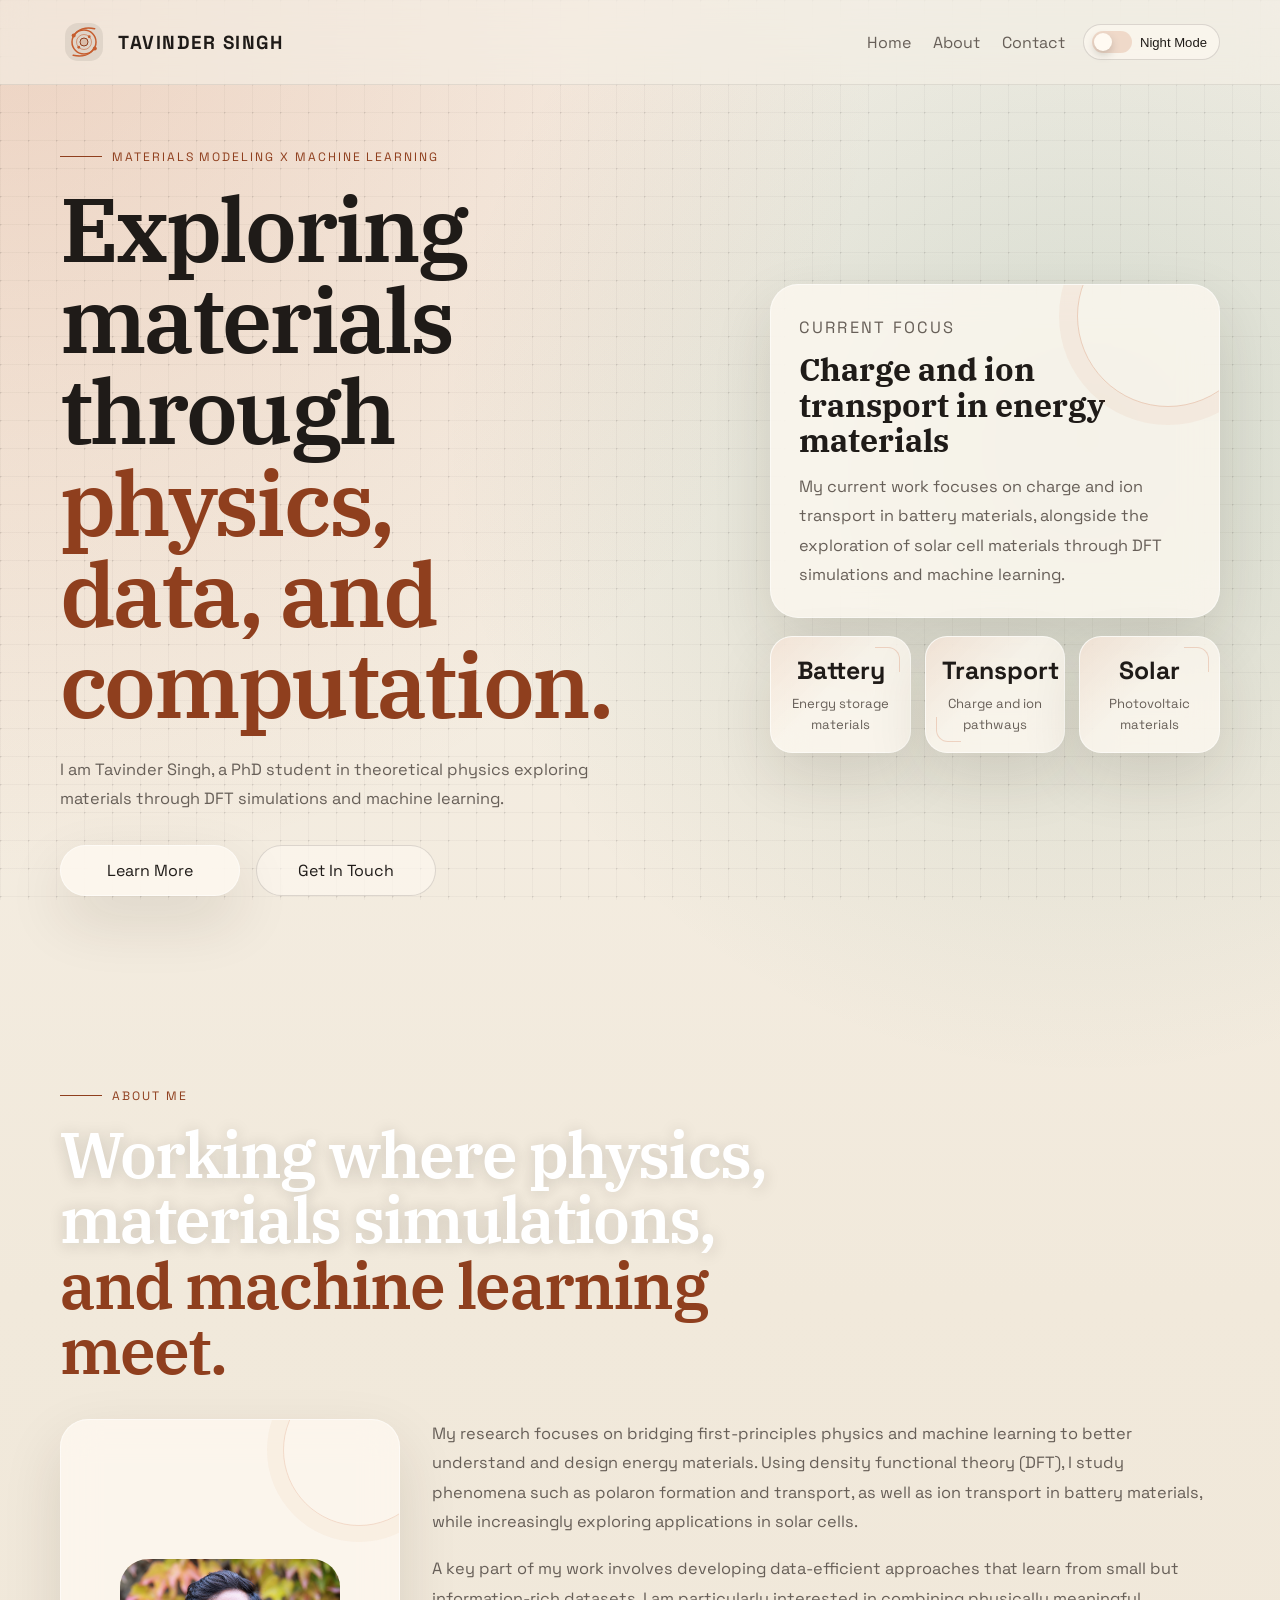
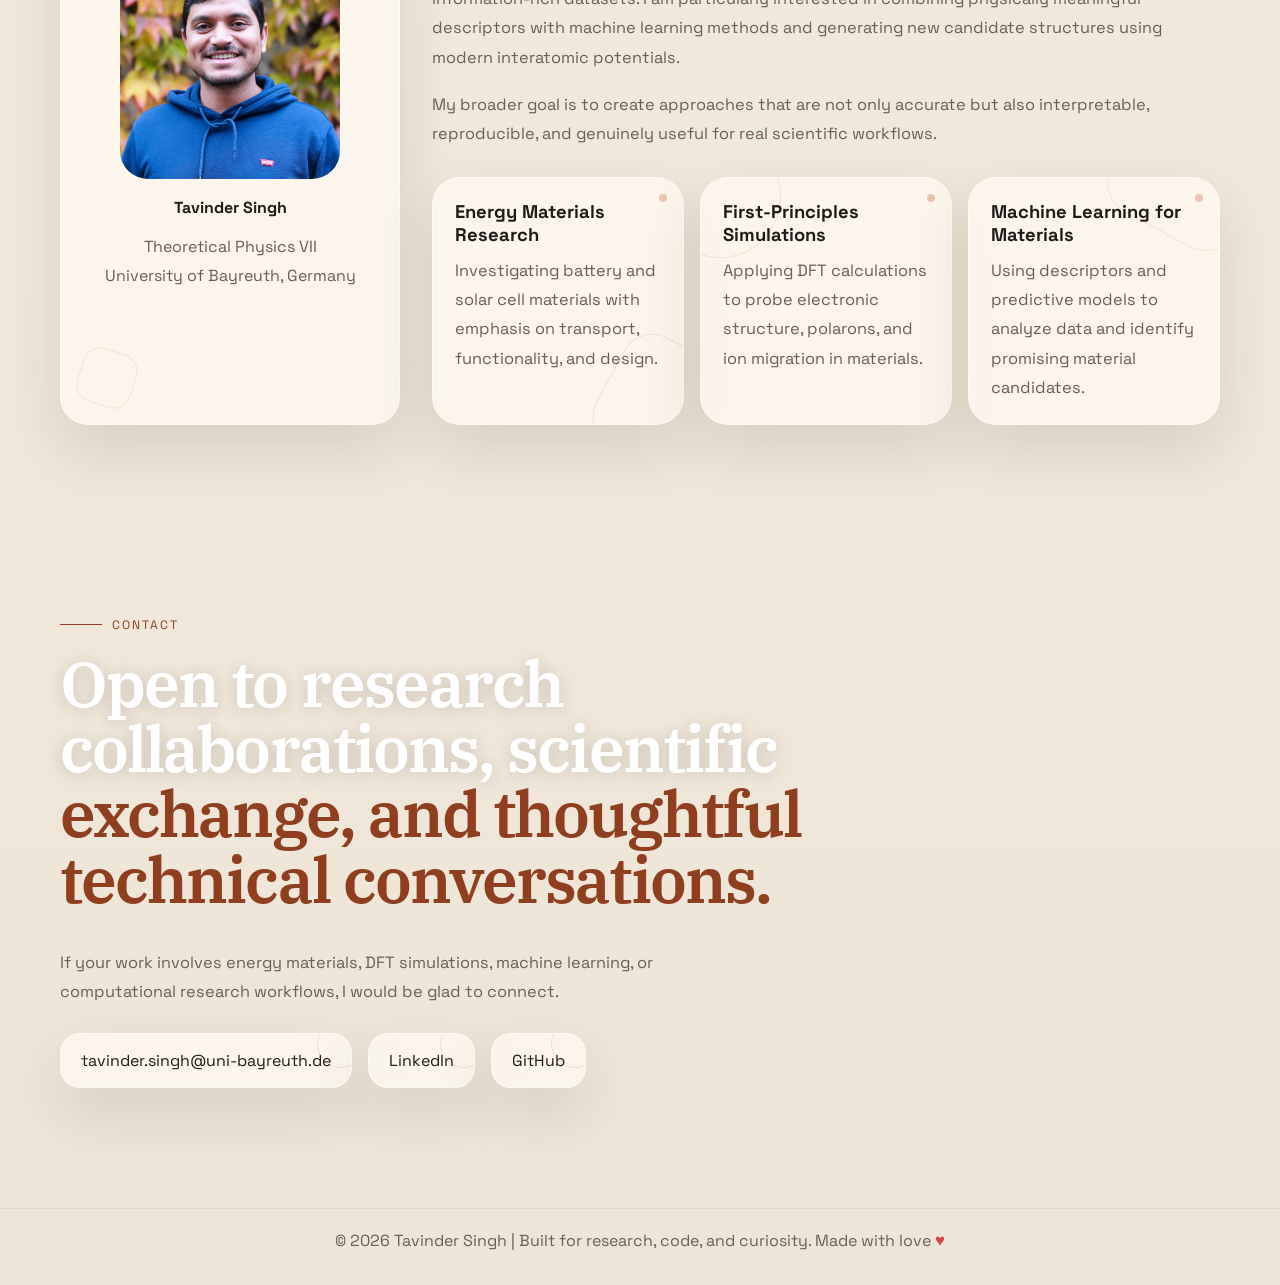
<file: index.html>
<!DOCTYPE html>
<html lang="en">
<head>
  <meta charset="UTF-8" />
  <meta name="viewport" content="width=device-width, initial-scale=1.0" />
  <meta
    name="description"
    content="Portfolio of Tavinder Singh, a theoretical physics PhD researcher working at the intersection of density functional theory and machine learning."
  />
  <title>Tavinder Singh | Portfolio</title>
  <link rel="preconnect" href="https://fonts.googleapis.com" />
  <link rel="preconnect" href="https://fonts.gstatic.com" crossorigin />
  <link
    href="https://fonts.googleapis.com/css2?family=IBM+Plex+Serif:wght@400;500;600&family=Space+Grotesk:wght@400;500;700&display=swap"
    rel="stylesheet"
  />
  <script>
    (function () {
      var storedTheme = localStorage.getItem("site-theme");
      var prefersDark = window.matchMedia("(prefers-color-scheme: dark)").matches;
      var theme = storedTheme || (prefersDark ? "dark" : "light");
      document.documentElement.setAttribute("data-theme", theme);
    })();
  </script>
  <link rel="icon" type="image/svg+xml" href="images/logo-mark-atom.svg" />
  <link rel="stylesheet" href="style.css" />
</head>
<body>
  <header>
    <nav class="navbar">
      <a href="#home" class="logo">
        <img src="images/logo-mark-atom.svg" alt="" class="logo-mark" />
        <span class="logo-text">Tavinder Singh</span>
      </a>
      <div class="nav-cluster">
        <ul class="nav-links">
          <li><a href="#home">Home</a></li>
          <li><a href="#about">About</a></li>
        <!--  <li><a href="tutorials.html">Tutorials</a></li> -->
          <li><a href="#contact">Contact</a></li>
        </ul>
        <button class="theme-toggle" type="button" aria-label="Toggle color theme" aria-pressed="false">
          <span class="theme-toggle-track">
            <span class="theme-toggle-thumb"></span>
          </span>
          <span class="theme-toggle-text">Night Mode</span>
        </button>
      </div>
    </nav>
  </header>

  <main>
    <section id="home" class="hero">
      <div class="hero-copy">
        <p class="eyebrow">Materials Modeling x Machine Learning</p>
        <h1>
          Exploring materials through
          <span>physics, data, and computation.</span>
        </h1>
        <p class="hero-text">
          I am Tavinder Singh, a PhD student in theoretical physics exploring
          materials through DFT simulations and machine learning.
        </p>
        <div class="hero-actions">
          <a href="#about" class="btn btn-primary">Learn More</a>
          <a href="#contact" class="btn btn-secondary">Get In Touch</a>
        </div>
      </div>

      <aside class="hero-panel">
        <div class="hero-panel-card orbit-card">
          <p class="panel-label">Current Focus</p>
          <h2>Charge and ion transport in energy materials</h2>
          <p>
            My current work focuses on charge and ion transport in battery
            materials, alongside the exploration of solar cell materials through
            DFT simulations and machine learning.
          </p>
        </div>

        <div class="hero-metrics">
          <div class="metric-card">
            <span class="metric-value">Battery</span>
            <span class="metric-label">Energy storage materials</span>
          </div>
          <div class="metric-card">
            <span class="metric-value">Transport</span>
            <span class="metric-label">Charge and ion pathways</span>
          </div>
          <div class="metric-card">
            <span class="metric-value">Solar</span>
            <span class="metric-label">Photovoltaic materials</span>
          </div>
        </div>
      </aside>
    </section>

    <section id="about" class="about">
      <div class="section-heading">
        <p class="eyebrow">About Me</p>
        <h2>
          <span class="heading-light">Working where physics, materials simulations,</span>
          <span>and machine learning meet.</span>
        </h2>
      </div>

      <div class="about-content">
        <div class="profile-section card-surface">
          <img src="images/my_pic.JPEG" alt="Tavinder Singh" class="profile-img" />
          <p class="img-caption"><strong>Tavinder Singh</strong></p>
          <p>Theoretical Physics VII</p>
          <p>University of Bayreuth, Germany</p>
        </div>

        <div class="about-text">
          <p>
            My research focuses on bridging first-principles physics and machine
            learning to better understand and design energy materials. Using
            density functional theory (DFT), I study phenomena such as polaron
            formation and transport, as well as ion transport in battery
            materials, while increasingly exploring applications in solar cells.
          </p>
          <p>
            A key part of my work involves developing data-efficient approaches
            that learn from small but information-rich datasets. I am
            particularly interested in combining physically meaningful
            descriptors with machine learning methods and generating new
            candidate structures using modern interatomic potentials.
          </p>
          <p>
            My broader goal is to create approaches that are not only accurate
            but also interpretable, reproducible, and genuinely useful for real
            scientific workflows.
          </p>

          <div class="highlight-grid">
            <article class="highlight-card">
              <h3>Energy Materials Research</h3>
              <p>Investigating battery and solar cell materials with emphasis on transport, functionality, and design.</p>
            </article>
            <article class="highlight-card">
              <h3>First-Principles Simulations</h3>
              <p>Applying DFT calculations to probe electronic structure, polarons, and ion migration in materials.</p>
            </article>
            <article class="highlight-card">
              <h3>Machine Learning for Materials</h3>
              <p>Using descriptors and predictive models to analyze data and identify promising material candidates.</p>
            </article>
          </div>
        </div>
      </div>
    </section>

    <section id="contact" class="contact">
      <div class="section-heading">
        <p class="eyebrow">Contact</p>
        <h2>
          <span class="heading-light">Open to research collaborations, scientific</span>
          <span>exchange, and thoughtful technical conversations.</span>
        </h2>
      </div>

      <p class="contact-intro">
        If your work involves energy materials, DFT simulations, machine
        learning, or computational research workflows, I would be glad to
        connect.
      </p>

      <div class="contact-links">
        <a href="mailto:tavinder.singh@uni-bayreuth.de">tavinder.singh@uni-bayreuth.de</a>
        <a href="https://www.linkedin.com/in/tavinder-singh-730b29216/" target="_blank" rel="noreferrer">LinkedIn</a>
        <a href="https://github.com/tavinders" target="_blank" rel="noreferrer">GitHub</a>
      </div>
    </section>
  </main>

  <footer>
    <p>
      © 2026 Tavinder Singh | Built for research, code, and curiosity. Made with love
      <span class="footer-heart" aria-label="love">♥</span>
    </p>
  </footer>
  <script src="script.js"></script>
</body>
</html>
</file>
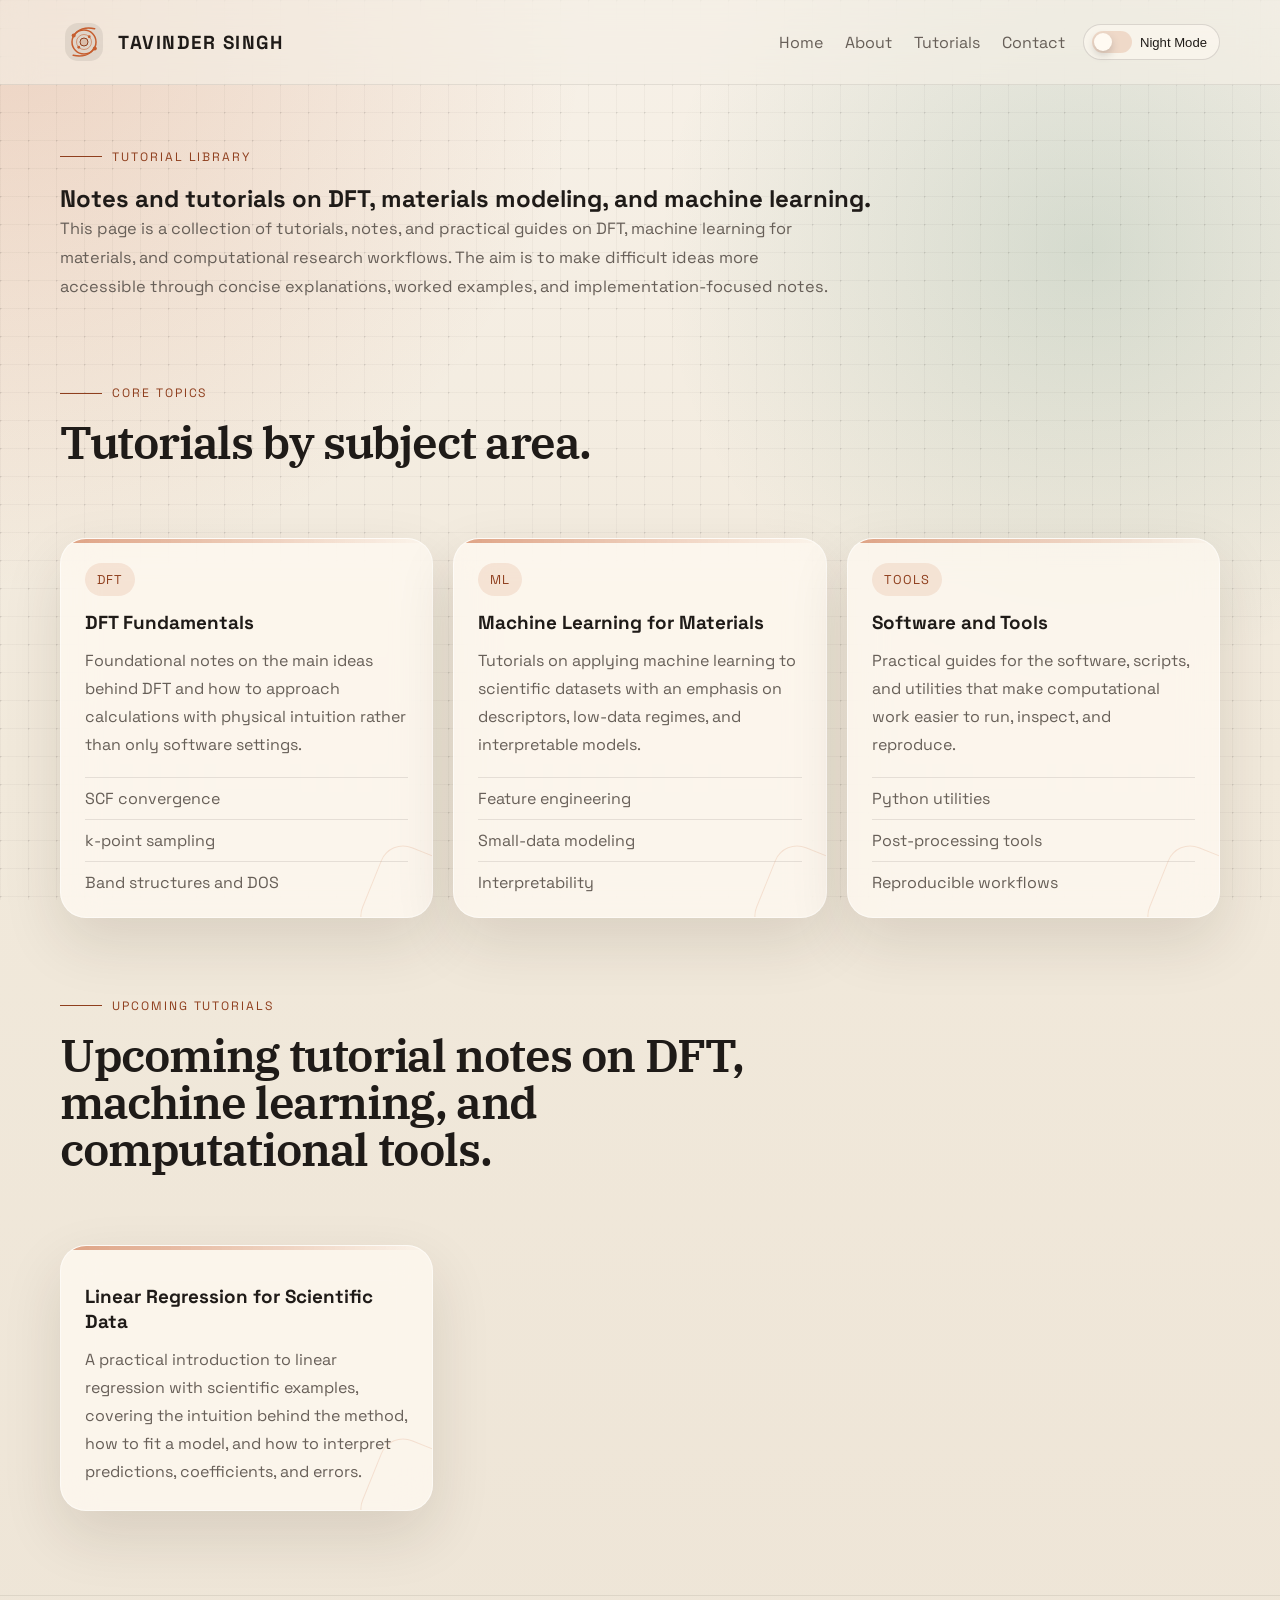
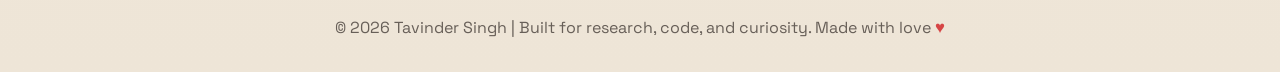
<file: tutorials.html>
<!DOCTYPE html>
<html lang="en">
<head>
  <meta charset="UTF-8" />
  <meta name="viewport" content="width=device-width, initial-scale=1.0" />
  <meta
    name="description"
    content="Tutorials by Tavinder Singh on density functional theory, machine learning for science, and computational research workflows."
  />
  <title>Tavinder Singh | Tutorials</title>
  <link rel="preconnect" href="https://fonts.googleapis.com" />
  <link rel="preconnect" href="https://fonts.gstatic.com" crossorigin />
  <link
    href="https://fonts.googleapis.com/css2?family=IBM+Plex+Serif:wght@400;500;600&family=Space+Grotesk:wght@400;500;700&display=swap"
    rel="stylesheet"
  />
  <script>
    (function () {
      var storedTheme = localStorage.getItem("site-theme");
      var prefersDark = window.matchMedia("(prefers-color-scheme: dark)").matches;
      var theme = storedTheme || (prefersDark ? "dark" : "light");
      document.documentElement.setAttribute("data-theme", theme);
    })();
  </script>
  <link rel="icon" type="image/svg+xml" href="images/logo-mark-atom.svg" />
  <link rel="stylesheet" href="style.css" />
</head>
<body>
  <header>
    <nav class="navbar">
      <a href="index.html" class="logo">
        <img src="images/logo-mark-atom.svg" alt="" class="logo-mark" />
        <span class="logo-text">Tavinder Singh</span>
      </a>
      <div class="nav-cluster">
        <ul class="nav-links">
          <li><a href="index.html">Home</a></li>
          <li><a href="index.html#about">About</a></li>
          <li><a href="tutorials.html">Tutorials</a></li>
          <li><a href="index.html#contact">Contact</a></li>
        </ul>
        <button class="theme-toggle" type="button" aria-label="Toggle color theme" aria-pressed="false">
          <span class="theme-toggle-track">
            <span class="theme-toggle-thumb"></span>
          </span>
          <span class="theme-toggle-text">Night Mode</span>
        </button>
      </div>
    </nav>
  </header>

  <main class="page-main">
    <section class="page-hero page-hero-single topic-page-hero">
      <div>
        <p class="eyebrow">Tutorial Library</p>
        <h1>
          Notes and tutorials on
          <span>DFT, materials modeling, and machine learning.</span>
        </h1>
        <p class="page-lead">
          This page is a collection of tutorials, notes, and practical guides on DFT,
          machine learning for materials, and computational research workflows.
          The aim is to make difficult ideas more accessible through concise
          explanations, worked examples, and implementation-focused notes.
        </p>
      </div>
    </section>

    <section class="tutorials-overview section-stack">
      <div class="section-heading">
        <p class="eyebrow">Core Topics</p>
        <h2>Tutorials by subject area.</h2>
      </div>

      <div class="tutorial-grid">
        <a class="tutorial-card topic-card" href="dft/index.html">
          <span class="status-pill">DFT</span>
          <h3>DFT Fundamentals</h3>
          <p>
            Foundational notes on the main ideas behind DFT and how to approach
            calculations with physical intuition rather than only software settings.
          </p>
          <ul class="mini-list">
            <li>SCF convergence</li>
            <li>k-point sampling</li>
            <li>Band structures and DOS</li>
          </ul>
        </a>

        <a class="tutorial-card topic-card" href="ml/index.html">
          <span class="status-pill">ML</span>
          <h3>Machine Learning for Materials</h3>
          <p>
            Tutorials on applying machine learning to scientific datasets with an
            emphasis on descriptors, low-data regimes, and interpretable models.
          </p>
          <ul class="mini-list">
            <li>Feature engineering</li>
            <li>Small-data modeling</li>
            <li>Interpretability</li>
          </ul>
        </a>

        <a class="tutorial-card topic-card" href="tools/index.html">
          <span class="status-pill">Tools</span>
          <h3>Software and Tools</h3>
          <p>
            Practical guides for the software, scripts, and utilities that make
            computational work easier to run, inspect, and reproduce.
          </p>
          <ul class="mini-list">
            <li>Python utilities</li>
            <li>Post-processing tools</li>
            <li>Reproducible workflows</li>
          </ul>
        </a>
      </div>
    </section>

    <section class="tutorials-library section-stack">
      <div class="section-heading">
        <p class="eyebrow">Upcoming Tutorials</p>
        <h2>Upcoming tutorial notes on DFT, machine learning, and computational tools.</h2>
      </div>

      <div class="series-grid">
        <article class="series-card">
          <h3>Linear Regression for Scientific Data</h3>
          <p>
            A practical introduction to linear regression with scientific examples,
            covering the intuition behind the method, how to fit a model, and how
            to interpret predictions, coefficients, and errors.
          </p>
        </article>
      </div>
    </section>
  </main>

  <footer>
    <p>
      © 2026 Tavinder Singh | Built for research, code, and curiosity. Made with love
      <span class="footer-heart" aria-label="love">♥</span>
    </p>
  </footer>
  <script src="script.js"></script>
</body>
</html>
</file>
<file: style.css>
:root {
  --bg: #f4efe5;
  --bg-strong: #e7dcc7;
  --surface: rgba(255, 250, 242, 0.74);
  --surface-strong: #fffaf2;
  --text: #1f1b18;
  --muted: #675f58;
  --accent: #c65d2e;
  --accent-dark: #8f3f1e;
  --line: rgba(31, 27, 24, 0.1);
  --shadow: 0 24px 60px rgba(53, 35, 16, 0.12);
  --bg-warm-glow: rgba(198, 93, 46, 0.2);
  --bg-cool-glow: rgba(47, 116, 94, 0.16);
  --bg-start: #f7f1e8;
  --bg-mid: #f1e9db;
  --bg-end: #eee5d7;
  --grid-line: rgba(31, 27, 24, 0.03);
  --grid-dot: rgba(31, 27, 24, 0.1);
  --header-bg: rgba(244, 239, 229, 0.62);
  --header-border: rgba(31, 27, 24, 0.08);
  --surface-border: rgba(255, 255, 255, 0.5);
  --secondary-button-bg: rgba(255, 250, 242, 0.56);
  --secondary-button-bg-hover: rgba(255, 250, 242, 0.95);
  --secondary-button-border: rgba(31, 27, 24, 0.14);
  --secondary-button-border-hover: rgba(31, 27, 24, 0.28);
  --pill-bg: rgba(198, 93, 46, 0.12);
  --footer-heart: #d64545;
}

:root[data-theme="dark"] {
  --bg: #11151b;
  --bg-strong: #18202b;
  --surface: rgba(22, 28, 37, 0.78);
  --surface-strong: #1c2430;
  --text: #edf2f7;
  --muted: #b8c1cb;
  --accent: #ff9b68;
  --accent-dark: #ffc39d;
  --line: rgba(237, 242, 247, 0.12);
  --shadow: 0 24px 60px rgba(0, 0, 0, 0.35);
  --bg-warm-glow: rgba(255, 155, 104, 0.16);
  --bg-cool-glow: rgba(103, 180, 255, 0.14);
  --bg-start: #11151b;
  --bg-mid: #141b24;
  --bg-end: #0d1117;
  --grid-line: rgba(237, 242, 247, 0.04);
  --grid-dot: rgba(237, 242, 247, 0.16);
  --header-bg: rgba(13, 17, 23, 0.62);
  --header-border: rgba(237, 242, 247, 0.08);
  --surface-border: rgba(255, 255, 255, 0.08);
  --secondary-button-bg: rgba(255, 255, 255, 0.03);
  --secondary-button-bg-hover: rgba(255, 255, 255, 0.08);
  --secondary-button-border: rgba(237, 242, 247, 0.14);
  --secondary-button-border-hover: rgba(237, 242, 247, 0.28);
  --pill-bg: rgba(255, 155, 104, 0.16);
  --footer-heart: #ff6b6b;
}

* {
  margin: 0;
  padding: 0;
  box-sizing: border-box;
}

html {
  scroll-behavior: smooth;
}

section[id] {
  scroll-margin-top: 110px;
}

body {
  font-family: "Space Grotesk", sans-serif;
  color: var(--text);
  background:
    radial-gradient(circle at top left, var(--bg-warm-glow), transparent 28%),
    radial-gradient(circle at 85% 15%, var(--bg-cool-glow), transparent 24%),
    linear-gradient(180deg, var(--bg-start) 0%, var(--bg-mid) 45%, var(--bg-end) 100%);
  min-height: 100vh;
  transition: background 0.35s ease, color 0.35s ease;
}

body::before {
  content: "";
  position: fixed;
  inset: 0;
  background-image:
    linear-gradient(var(--grid-line) 1px, transparent 1px),
    linear-gradient(90deg, var(--grid-line) 1px, transparent 1px);
  background-size: 28px 28px;
  pointer-events: none;
  z-index: -2;
}

body::after {
  content: "";
  position: fixed;
  inset: 0;
  background-image: radial-gradient(circle at 0 0, var(--grid-dot) 0 1.5px, transparent 1.7px);
  background-size: 28px 28px;
  pointer-events: none;
  z-index: -1;
}

a {
  color: inherit;
}

main {
  width: min(1160px, calc(100% - 48px));
  margin: 0 auto;
}

header {
  position: sticky;
  top: 0;
  z-index: 100;
  backdrop-filter: blur(18px);
  background: var(--header-bg);
  border-bottom: 1px solid var(--header-border);
}

.navbar {
  width: min(1160px, calc(100% - 48px));
  margin: 0 auto;
  padding: 18px 0;
  display: flex;
  justify-content: space-between;
  align-items: center;
  gap: 20px;
}

.nav-cluster {
  margin-left: auto;
  display: flex;
  align-items: center;
  justify-content: flex-end;
  gap: 18px;
}

.logo {
  display: inline-flex;
  align-items: center;
  gap: 10px;
  text-decoration: none;
}

.logo-mark {
  width: 48px;
  height: 48px;
  flex-shrink: 0;
}

.logo-text {
  font-size: 1.18rem;
  letter-spacing: 0.08em;
  text-transform: uppercase;
  font-weight: 700;
}

.nav-links {
  list-style: none;
  display: flex;
  gap: 22px;
  align-items: center;
  justify-content: flex-end;
}

.nav-links a {
  text-decoration: none;
  color: var(--muted);
  font-size: 1rem;
  transition: color 0.25s ease;
}

.nav-links a:hover,
.nav-links a:focus-visible {
  color: var(--accent);
}

.hero,
.page-hero {
  padding: 56px 0 92px;
}

.about,
.contact {
  padding: 92px 0;
}

.tutorials-overview {
  padding: 56px 0 36px;
}

.tutorials-library {
  padding: 36px 0 84px;
}

.hero {
  min-height: calc(100vh - 80px);
  display: grid;
  grid-template-columns: minmax(0, 1.2fr) minmax(280px, 0.8fr);
  gap: 36px;
  align-items: center;
}

.eyebrow {
  display: inline-flex;
  align-items: center;
  gap: 10px;
  margin-bottom: 18px;
  text-transform: uppercase;
  letter-spacing: 0.16em;
  font-size: 0.76rem;
  color: var(--accent-dark);
}

.eyebrow::before {
  content: "";
  width: 42px;
  height: 1px;
  background: currentColor;
}

.hero h1,
.section-heading h2 {
  font-family: "IBM Plex Serif", serif;
  font-weight: 600;
  line-height: 1.02;
  letter-spacing: -0.03em;
}

.hero h1 {
  font-size: clamp(3.3rem, 7vw, 6.2rem);
  max-width: 10ch;
}

.hero h1 span {
  color: var(--accent-dark);
}

.hero-text,
.about-text p,
.contact-intro,
.hero-panel p {
  color: var(--muted);
  line-height: 1.8;
  font-size: 1.02rem;
}

.hero-text {
  max-width: 60ch;
  margin-top: 24px;
}

.hero-actions {
  display: flex;
  gap: 16px;
  flex-wrap: wrap;
  margin-top: 32px;
}

.btn {
  display: inline-flex;
  align-items: center;
  justify-content: center;
  min-width: 180px;
  padding: 14px 24px;
  border-radius: 999px;
  text-decoration: none;
  border: 1px solid transparent;
  transition:
    transform 0.25s ease,
    box-shadow 0.25s ease,
    background 0.25s ease,
    color 0.25s ease;
}

.btn:hover,
.btn:focus-visible {
  transform: translateY(-2px);
}

.btn-primary {
  background: var(--surface);
  color: var(--text);
  border-color: var(--surface-border);
  box-shadow: var(--shadow);
  backdrop-filter: blur(18px);
}

.btn-primary:hover,
.btn-primary:focus-visible {
  background: var(--surface-strong);
  border-color: var(--accent);
}

.btn-secondary {
  border-color: var(--secondary-button-border);
  background: var(--secondary-button-bg);
}

.btn-secondary:hover,
.btn-secondary:focus-visible {
  border-color: var(--secondary-button-border-hover);
  background: var(--secondary-button-bg-hover);
}

.theme-toggle {
  border: 1px solid var(--secondary-button-border);
  background: var(--secondary-button-bg);
  color: var(--text);
  border-radius: 999px;
  padding: 6px 12px 6px 8px;
  display: inline-flex;
  align-items: center;
  gap: 8px;
  cursor: pointer;
  transition:
    background 0.25s ease,
    border-color 0.25s ease,
    transform 0.25s ease;
}

.theme-toggle:hover,
.theme-toggle:focus-visible {
  background: var(--secondary-button-bg-hover);
  border-color: var(--secondary-button-border-hover);
  transform: translateY(-1px);
}

.theme-toggle-track {
  width: 40px;
  height: 22px;
  border-radius: 999px;
  background: rgba(198, 93, 46, 0.18);
  position: relative;
  flex-shrink: 0;
}

.theme-toggle-thumb {
  position: absolute;
  top: 2px;
  left: 2px;
  width: 18px;
  height: 18px;
  border-radius: 50%;
  background: var(--surface-strong);
  box-shadow: 0 4px 10px rgba(0, 0, 0, 0.18);
  transition: transform 0.25s ease, background 0.25s ease;
}

:root[data-theme="dark"] .theme-toggle-thumb {
  transform: translateX(18px);
}

.theme-toggle-text {
  font-size: 0.82rem;
  white-space: nowrap;
}

.hero-panel {
  display: grid;
  gap: 18px;
}

.hero-panel-card,
.metric-card,
.card-surface,
.highlight-card,
.contact-links a {
  background: var(--surface);
  border: 1px solid var(--surface-border);
  box-shadow: var(--shadow);
  backdrop-filter: blur(18px);
}

.metric-card,
.card-surface,
.highlight-card,
.tutorial-card,
.series-card,
.contact-links a {
  position: relative;
  overflow: hidden;
  isolation: isolate;
}

.metric-card > *,
.card-surface > *,
.highlight-card > *,
.tutorial-card > *,
.series-card > *,
.contact-links a > * {
  position: relative;
  z-index: 1;
}

.orbit-card {
  position: relative;
  padding: 28px;
  border-radius: 28px;
  overflow: hidden;
}

.orbit-card::after {
  content: "";
  position: absolute;
  width: 180px;
  height: 180px;
  top: -60px;
  right: -40px;
  border-radius: 50%;
  border: 1px solid rgba(198, 93, 46, 0.25);
  box-shadow: 0 0 0 18px rgba(198, 93, 46, 0.06);
}

.panel-label {
  text-transform: uppercase;
  letter-spacing: 0.14em;
  font-size: 0.74rem;
  color: var(--accent-dark);
  margin-bottom: 10px;
}

.hero-panel h2 {
  font-family: "IBM Plex Serif", serif;
  font-size: 2rem;
  line-height: 1.1;
  margin-bottom: 14px;
}

.hero-metrics {
  display: grid;
  grid-template-columns: repeat(3, minmax(0, 1fr));
  gap: 14px;
}

.metric-card {
  border-radius: 22px;
  padding: 18px 16px;
  text-align: center;
}

.metric-card::before {
  content: "";
  position: absolute;
  inset: 0;
  background: linear-gradient(135deg, rgba(198, 93, 46, 0.1), transparent 45%);
  z-index: 0;
}

.metric-card::after {
  content: "";
  position: absolute;
  top: 10px;
  right: 10px;
  width: 24px;
  height: 24px;
  border-top: 1px solid rgba(198, 93, 46, 0.22);
  border-right: 1px solid rgba(198, 93, 46, 0.22);
  border-radius: 0 12px 0 0;
  z-index: 0;
}

.metric-card:nth-child(2)::after {
  top: auto;
  right: auto;
  bottom: 10px;
  left: 10px;
  border-top: 0;
  border-right: 0;
  border-bottom: 1px solid rgba(198, 93, 46, 0.22);
  border-left: 1px solid rgba(198, 93, 46, 0.22);
  border-radius: 0 0 0 12px;
}

.metric-value {
  display: block;
  font-size: 1.55rem;
  font-weight: 700;
  margin-bottom: 6px;
}

.metric-label {
  color: var(--muted);
  font-size: 0.82rem;
}

.section-heading {
  max-width: 760px;
  margin-bottom: 36px;
}

.section-heading h2 {
  font-size: clamp(2.4rem, 5vw, 4.2rem);
}

.tutorials-overview .section-heading h2,
.tutorials-library .section-heading h2 {
  font-size: clamp(2rem, 3.6vw, 3rem);
}

.section-heading h2 span {
  color: var(--accent-dark);
}

.section-heading h2 .heading-light {
  color: #ffffff;
  text-shadow: 0 2px 16px rgba(31, 27, 24, 0.18);
}

.about-content {
  display: grid;
  grid-template-columns: minmax(280px, 340px) minmax(0, 1fr);
  gap: 32px;
  align-items: stretch;
}

.card-surface {
  border-radius: 28px;
  padding: 28px;
}

.card-surface::before {
  content: "";
  position: absolute;
  width: 150px;
  height: 150px;
  top: -46px;
  right: -36px;
  border-radius: 50%;
  border: 1px solid rgba(198, 93, 46, 0.18);
  box-shadow: 0 0 0 16px rgba(198, 93, 46, 0.05);
  z-index: 0;
}

.card-surface::after {
  content: "";
  position: absolute;
  left: 18px;
  bottom: 18px;
  width: 54px;
  height: 54px;
  border-radius: 18px;
  border: 1px solid rgba(198, 93, 46, 0.12);
  transform: rotate(18deg);
  z-index: 0;
}

.profile-section {
  display: flex;
  flex-direction: column;
  justify-content: center;
  text-align: center;
  height: 100%;
}

.profile-img {
  display: block;
  width: min(220px, 100%);
  aspect-ratio: 1;
  object-fit: cover;
  object-position: center top;
  border-radius: 28px;
  margin: 0 auto 18px;
}

.img-caption {
  margin-bottom: 10px;
}

.profile-section p + p {
  margin-top: 8px;
  color: var(--muted);
}

.about-text {
  display: grid;
  gap: 18px;
}

.highlight-grid {
  margin-top: 10px;
  display: grid;
  grid-template-columns: repeat(3, minmax(0, 1fr));
  gap: 16px;
  align-items: stretch;
}

.highlight-card {
  border-radius: 28px;
  padding: 22px;
  display: flex;
  flex-direction: column;
  height: 100%;
}

.highlight-card::before {
  content: "";
  position: absolute;
  width: 120px;
  height: 120px;
  right: -42px;
  bottom: -42px;
  border-radius: 32px;
  border: 1px solid rgba(198, 93, 46, 0.14);
  transform: rotate(28deg);
  z-index: 0;
}

.highlight-card:nth-child(2)::before {
  right: auto;
  left: -42px;
  top: -42px;
  bottom: auto;
  border-radius: 50%;
}

.highlight-card:nth-child(3)::before {
  width: 140px;
  height: 68px;
  right: -26px;
  top: -14px;
  bottom: auto;
  border-radius: 999px;
}

.highlight-card::after {
  content: "";
  position: absolute;
  top: 16px;
  right: 16px;
  width: 8px;
  height: 8px;
  border-radius: 50%;
  background: rgba(198, 93, 46, 0.32);
  z-index: 0;
}

.highlight-card h3 {
  margin-bottom: 10px;
  font-size: 1.15rem;
}

.page-hero {
  min-height: 48vh;
  display: grid;
  grid-template-columns: minmax(0, 1.1fr) minmax(280px, 0.9fr);
  gap: 32px;
  align-items: center;
}

.topic-page-hero {
  min-height: auto;
  align-items: start;
  gap: 24px;
  padding-top: 56px;
  padding-bottom: 28px;
}

.page-hero-single {
  grid-template-columns: minmax(0, 1fr);
  padding-bottom: 20px;
}

.page-hero-single .page-lead {
  max-width: 78ch;
}

.page-main {
  width: min(1160px, calc(100% - 48px));
  margin: 0 auto;
}

.page-lead {
  max-width: 62ch;
  color: var(--muted);
  line-height: 1.8;
  font-size: 1.02rem;
}

.page-note {
  border-radius: 28px;
  padding: 28px;
}

.page-note p + p {
  margin-top: 12px;
  color: var(--muted);
}

.tutorial-grid,
.series-grid {
  display: grid;
  grid-template-columns: repeat(3, minmax(0, 1fr));
  gap: 20px;
}

.tutorial-card,
.series-card {
  border-radius: 26px;
  padding: 24px;
  background: var(--surface);
  border: 1px solid var(--surface-border);
  box-shadow: var(--shadow);
  backdrop-filter: blur(18px);
}

.topic-card {
  display: block;
  height: 100%;
  text-decoration: none;
  color: var(--text);
  transition: transform 0.25s ease, border-color 0.25s ease, background 0.25s ease;
}

.topic-card:hover,
.topic-card:focus-visible {
  transform: translateY(-4px);
  border-color: rgba(198, 93, 46, 0.28);
  background: var(--surface-strong);
}

.tutorial-card::before,
.series-card::before {
  content: "";
  position: absolute;
  inset: 0 auto auto 0;
  width: 100%;
  height: 4px;
  background: linear-gradient(90deg, rgba(198, 93, 46, 0.55), rgba(198, 93, 46, 0));
  z-index: 0;
}

.tutorial-card::after,
.series-card::after {
  content: "";
  position: absolute;
  width: 96px;
  height: 96px;
  right: -34px;
  bottom: -34px;
  border-radius: 24px;
  border: 1px solid rgba(198, 93, 46, 0.14);
  transform: rotate(22deg);
  z-index: 0;
}

.series-card:nth-child(2)::after {
  right: auto;
  left: -30px;
  top: -26px;
  bottom: auto;
  border-radius: 50%;
}

.series-card:nth-child(3)::after {
  width: 120px;
  height: 56px;
  border-radius: 999px;
}

.tutorial-card h3,
.series-card h3 {
  margin: 14px 0 12px;
  font-size: 1.18rem;
}

.tutorial-card p,
.series-card p {
  color: var(--muted);
  line-height: 1.75;
}

.status-pill {
  display: inline-flex;
  align-items: center;
  padding: 8px 12px;
  border-radius: 999px;
  background: var(--pill-bg);
  color: var(--accent-dark);
  font-size: 0.8rem;
  letter-spacing: 0.08em;
  text-transform: uppercase;
}

.mini-list {
  list-style: none;
  margin-top: 18px;
  display: grid;
  gap: 10px;
}

.mini-list li {
  padding-top: 10px;
  border-top: 1px solid var(--line);
  color: var(--muted);
}

.section-stack {
  display: grid;
  gap: 36px;
}

.tutorial-notes-layout {
  display: grid;
  grid-template-columns: minmax(220px, 280px) minmax(0, 1fr);
  gap: 24px;
  padding-bottom: 120px;
  align-items: start;
}

.tutorial-notes-layout-compact {
  grid-template-columns: minmax(180px, 214px) minmax(0, 1fr);
  gap: 4px;
}

.tutorial-sidebar,
.tutorial-document {
  border-radius: 28px;
}

.tutorial-sidebar {
  position: sticky;
  top: 108px;
  display: grid;
  gap: 18px;
}

.tutorial-sidebar-header {
  padding-bottom: 14px;
  border-bottom: 1px solid var(--line);
}

.tutorial-sidebar h2 {
  font-family: "IBM Plex Serif", serif;
  font-size: 1.55rem;
  line-height: 1.15;
}

.tutorial-sidebar-copy {
  color: var(--muted);
  line-height: 1.75;
}

.tutorial-toc-list {
  list-style: none;
  display: grid;
  gap: 10px;
}

.tutorial-toc-list a {
  display: block;
  padding: 10px 12px;
  border-radius: 14px;
  text-decoration: none;
  color: var(--muted);
  border: 1px solid transparent;
  transition: color 0.25s ease, background 0.25s ease, border-color 0.25s ease;
}

.tutorial-toc-list a:hover,
.tutorial-toc-list a:focus-visible,
.tutorial-toc-list a.is-active {
  color: var(--text);
  background: rgba(198, 93, 46, 0.08);
  border-color: rgba(198, 93, 46, 0.18);
}

.tutorial-toc-list .toc-subitem a {
  margin-left: 16px;
  font-size: 0.95rem;
}

.tutorial-document {
  display: grid;
  gap: 28px;
}

.tutorial-document-header {
  display: grid;
  gap: 14px;
  padding-bottom: 20px;
  border-bottom: 1px solid var(--line);
}

.tutorial-document-header-compact {
  gap: 8px;
  padding-bottom: 10px;
}

.tutorial-document-header-compact p {
  font-size: 0.9rem;
  line-height: 1.55;
}

.tutorial-notes-layout-compact .tutorial-sidebar,
.tutorial-notes-layout-compact .tutorial-document {
  padding: 18px;
}

.tutorial-notes-layout-compact .tutorial-sidebar {
  gap: 10px;
}

.tutorial-notes-layout-compact .tutorial-sidebar-header {
  padding-bottom: 8px;
}

.tutorial-notes-layout-compact .tutorial-sidebar h2 {
  font-size: 1.2rem;
}

.tutorial-notes-layout-compact .tutorial-sidebar-copy {
  font-size: 0.88rem;
  line-height: 1.5;
}

.tutorial-notes-layout-compact .status-pill {
  padding: 6px 10px;
  font-size: 0.72rem;
}

.tutorial-notes-layout-compact .tutorial-document {
  gap: 18px;
}

.tutorial-notes-layout-compact .tutorial-document-header {
  gap: 6px;
  padding-bottom: 8px;
}

.tutorial-document-header p {
  color: var(--muted);
  line-height: 1.75;
}

.markdown-content {
  display: grid;
  gap: 18px;
}

.markdown-content h1,
.markdown-content h2,
.markdown-content h3,
.markdown-content h4 {
  font-family: "IBM Plex Serif", serif;
  line-height: 1.15;
}

.markdown-content h2 {
  font-size: 2rem;
  margin-top: 12px;
}

.markdown-content h3 {
  font-size: 1.3rem;
  margin-top: 8px;
}

.markdown-content p,
.markdown-content li {
  color: var(--muted);
  line-height: 1.85;
  font-size: 1rem;
}

.markdown-content ul,
.markdown-content ol {
  padding-left: 20px;
}

.markdown-content code {
  font-family: "SFMono-Regular", Consolas, "Liberation Mono", Menlo, monospace;
  font-size: 0.92em;
  background: rgba(198, 93, 46, 0.1);
  padding: 2px 6px;
  border-radius: 8px;
}

.markdown-content pre {
  overflow-x: auto;
  padding: 18px;
  border-radius: 18px;
  background: rgba(17, 21, 27, 0.08);
  border: 1px solid var(--line);
}

.markdown-content pre code {
  display: block;
  background: transparent;
  padding: 0;
}

.tutorial-error {
  color: var(--muted);
  line-height: 1.8;
}

.contact {
  padding-bottom: 120px;
}

.contact-intro {
  max-width: 62ch;
}

.contact-links {
  margin-top: 26px;
  display: flex;
  flex-wrap: wrap;
  gap: 16px;
}

.contact-links a {
  text-decoration: none;
  padding: 16px 20px;
  border-radius: 20px;
  color: var(--text);
}

.contact-links a::before {
  content: "";
  position: absolute;
  width: 46px;
  height: 46px;
  right: -14px;
  top: -14px;
  border-radius: 50%;
  border: 1px solid rgba(198, 93, 46, 0.16);
  z-index: 0;
}

.contact-links a:hover,
.contact-links a:focus-visible {
  transform: translateY(-3px);
}

footer {
  border-top: 1px solid var(--header-border);
  padding: 20px 24px 34px;
  text-align: center;
  color: var(--muted);
}

.footer-heart {
  color: var(--footer-heart);
  font-size: 1.05em;
}

@media (max-width: 960px) {
  .hero,
  .page-hero,
  .about-content,
  .highlight-grid,
  .tutorial-grid,
  .series-grid,
  .tutorial-notes-layout {
    grid-template-columns: 1fr;
  }

  .tutorial-sidebar {
    position: static;
  }

  .hero {
    min-height: auto;
    padding-top: 72px;
  }

  .hero h1 {
    max-width: 12ch;
  }

  .hero-metrics {
    grid-template-columns: repeat(3, minmax(0, 1fr));
  }
}

@media (max-width: 720px) {
  main,
  .navbar {
    width: min(100% - 28px, 1160px);
  }

  .navbar {
    flex-direction: column;
    gap: 16px;
  }

  .logo {
    justify-content: center;
  }

  .logo-mark {
    width: 42px;
    height: 42px;
  }

  .nav-cluster {
    width: 100%;
    flex-direction: column;
    gap: 14px;
  }

  .nav-links {
    flex-wrap: wrap;
    justify-content: center;
    gap: 14px 18px;
  }

  .theme-toggle {
    width: 100%;
    justify-content: center;
  }

  .hero,
  .about,
  .contact,
  .page-hero,
  .tutorials-overview,
  .tutorials-library {
    padding: 72px 0;
  }

  .hero h1 {
    font-size: clamp(2.6rem, 14vw, 4rem);
  }

  .section-heading h2 {
    font-size: clamp(2rem, 10vw, 3rem);
  }

  .hero-actions,
  .contact-links {
    flex-direction: column;
  }

  .btn,
  .contact-links a {
    width: 100%;
  }

  .hero-metrics {
    grid-template-columns: 1fr;
  }
}
</file>
